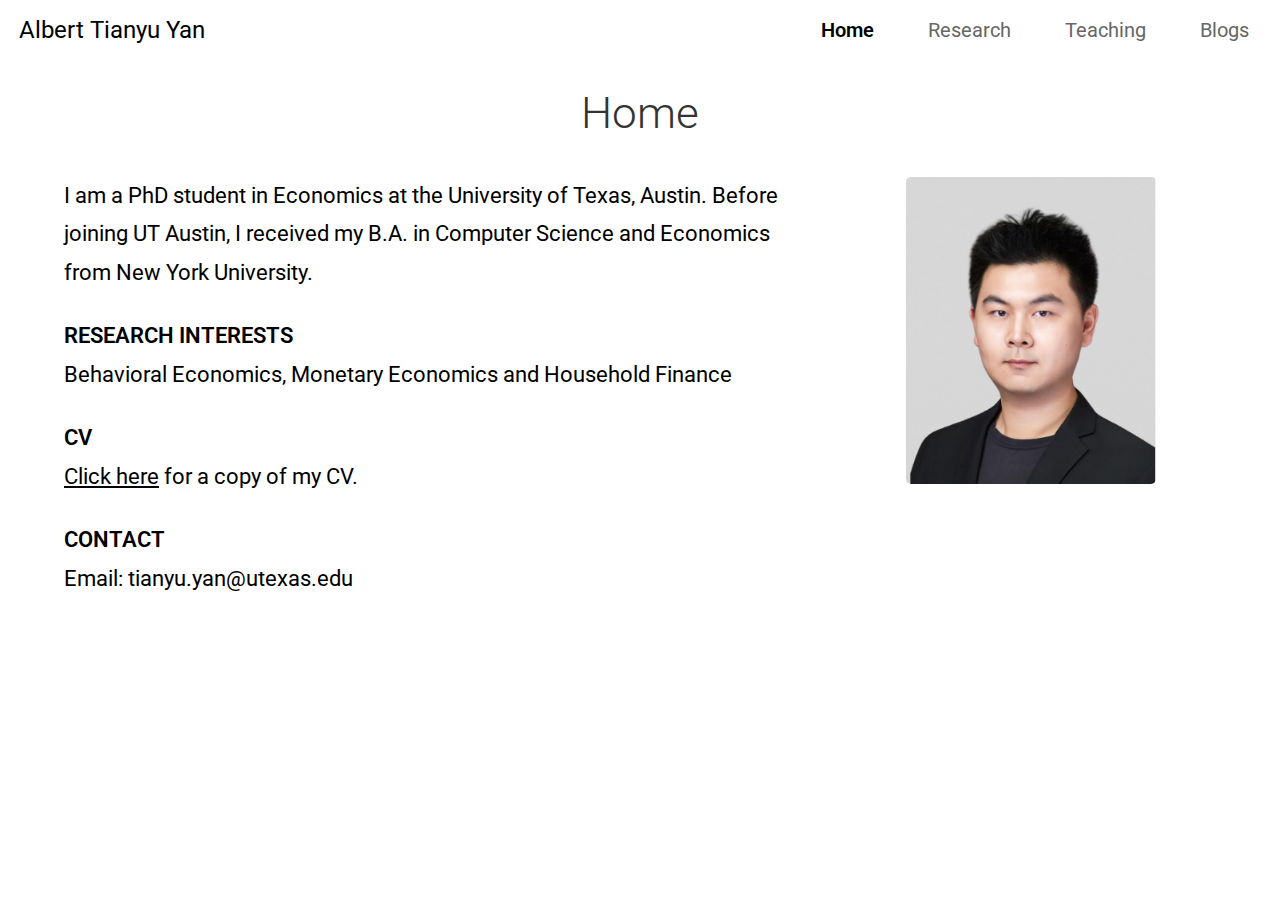
<file: index.html>
<!DOCTYPE html>
<html lang="en">
<head>
    <meta charset="UTF-8">
    <meta name="viewport" content="width=device-width, initial-scale=1.0">
    <!-- description and title are what show in search results -->
    <meta name="description" content="Albert Tianyu Yan - PhD student in Economics at the University of Texas, Austin. Learn more about me.">
    <meta name="keywords" content="Albert Yan, Tianyu, Yan, Economics, Finance, PhD, University of Texas, Austin, Research, Teaching, Blog">
    <title>Albert Yan</title>
    <link rel="stylesheet" href="styles.css">
</head>

<body>
    <header>
        <h1><a href="index.html">Albert Tianyu Yan</a></h1>
        <nav>
            <ul>
                <li class="current"><a href="index.html">Home</a></li>
                <li><a href="research.html">Research</a></li>
                <li><a href="teaching.html">Teaching</a></li>
                <li><a href="blog.html">Blogs</a></li>
            </ul>
        </nav>
    </header>


<section class="main">
    <div class="container">
        <h2>Home</h2>
        <div class="profile-container">
            <div class="profile-text">
                <p>
                I am a PhD student in Economics at the University of Texas, Austin. Before joining UT Austin, I received my B.A. in Computer Science and Economics from New York University.
                </p>
                <p>
                <strong>RESEARCH INTERESTS</strong><br>
                Behavioral Economics, Monetary Economics and Household Finance <br>
                <!-- <strong><a href="research_statement.pdf">Research Statement</a></strong> (December 2025) -->
                </p>
                
                <p>
                <strong>CV</strong><br>
                <a href="https://drive.google.com/file/d/10ALan3dw9dSdMoITfeqEgj5Hn8NKNeBR/view?usp=sharing" target="_blank">Click here</a> for a copy of my CV.<br>
                </p>
                <p>
                <strong>CONTACT</strong><br>
                Email: tianyu.yan@utexas.edu
                </p>
            </div>
            <div class="profile-photo">
                <img src="headshot_profile_photo.png" alt="Tianyu Yan, PhD student in Economics" width="250" height="300" style="object-fit: cover; border-radius: 5px;">
            </div>
        </div>
    </div>
</section>


</body>
</html>
</file>
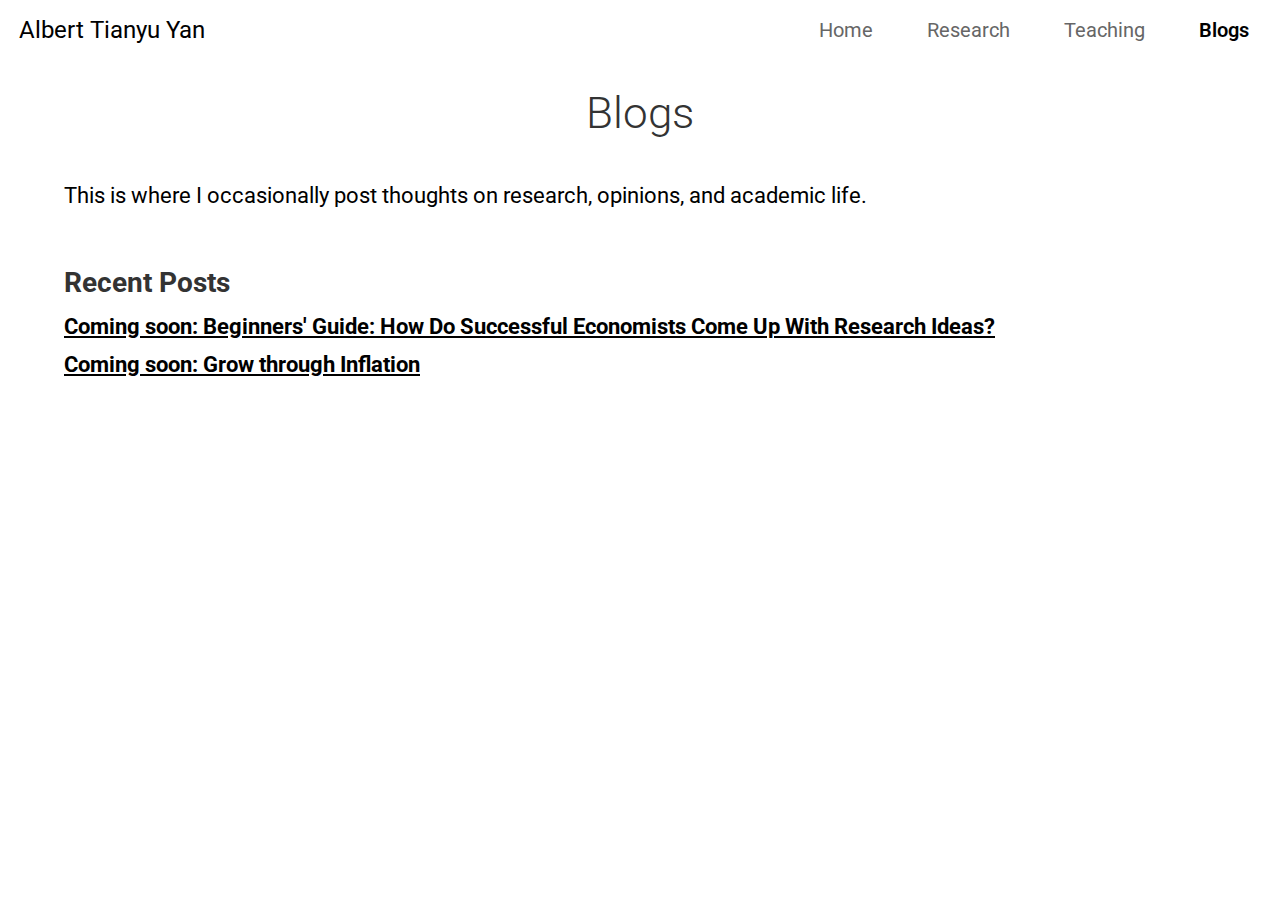
<file: blog.html>
<!DOCTYPE html>
<html lang="en">
<head>
    <meta charset="UTF-8">
    <meta name="viewport" content="width=device-width, initial-scale=1.0">
    <meta name="description" content="Albert Tianyu Yan's blog on research, innovation, and academic life.">
    <meta name="keywords" content="Albert Yan, Blog, Research, Innovation, Academic Life, Economics, Finance">
    <title>Albert Yan - Blogs</title>
    <link rel="stylesheet" href="styles.css">
</head>
<body>
    <header>
        <h1><a href="index.html">Albert Tianyu Yan</a></h1>

        <nav>
            <ul>
                <li><a href="index.html">Home</a></li>
                <li><a href="research.html">Research</a></li>
                <li><a href="teaching.html">Teaching</a></li>
                <li class="current"><a href="blog.html">Blogs</a></li>
            </ul>
        </nav>
    </header>   

    <section class="main">
        <div class="container">
            <h2>Blogs</h2>
            <p>This is where I occasionally post thoughts on research, opinions, and academic life.</p>
            
            <h3>Recent Posts</h3>
            <ul>
                <li>
                    <strong><a href="#">Coming soon: Beginners' Guide: How Do Successful Economists Come Up
                    With Research Ideas?</a></strong> 
                </li>
                <li>
                    <strong><a href="#">Coming soon: Grow through Inflation</a></strong>
                <!-- Add more blog entries as needed -->
                </li>
            </ul>
        </div>
    </section>

<script>
document.addEventListener('DOMContentLoaded', function() {
    const hamburger = document.querySelector('.hamburger');
    const nav = document.querySelector('nav');
    
    hamburger.addEventListener('click', function() {
        hamburger.classList.toggle('active');
        nav.classList.toggle('active');
    });
    
    // Close menu when clicking on nav links
    const navLinks = document.querySelectorAll('nav a');
    navLinks.forEach(link => {
        link.addEventListener('click', function() {
            hamburger.classList.remove('active');
            nav.classList.remove('active');
        });
    });
});
</script>

</body>
</html>
</file>
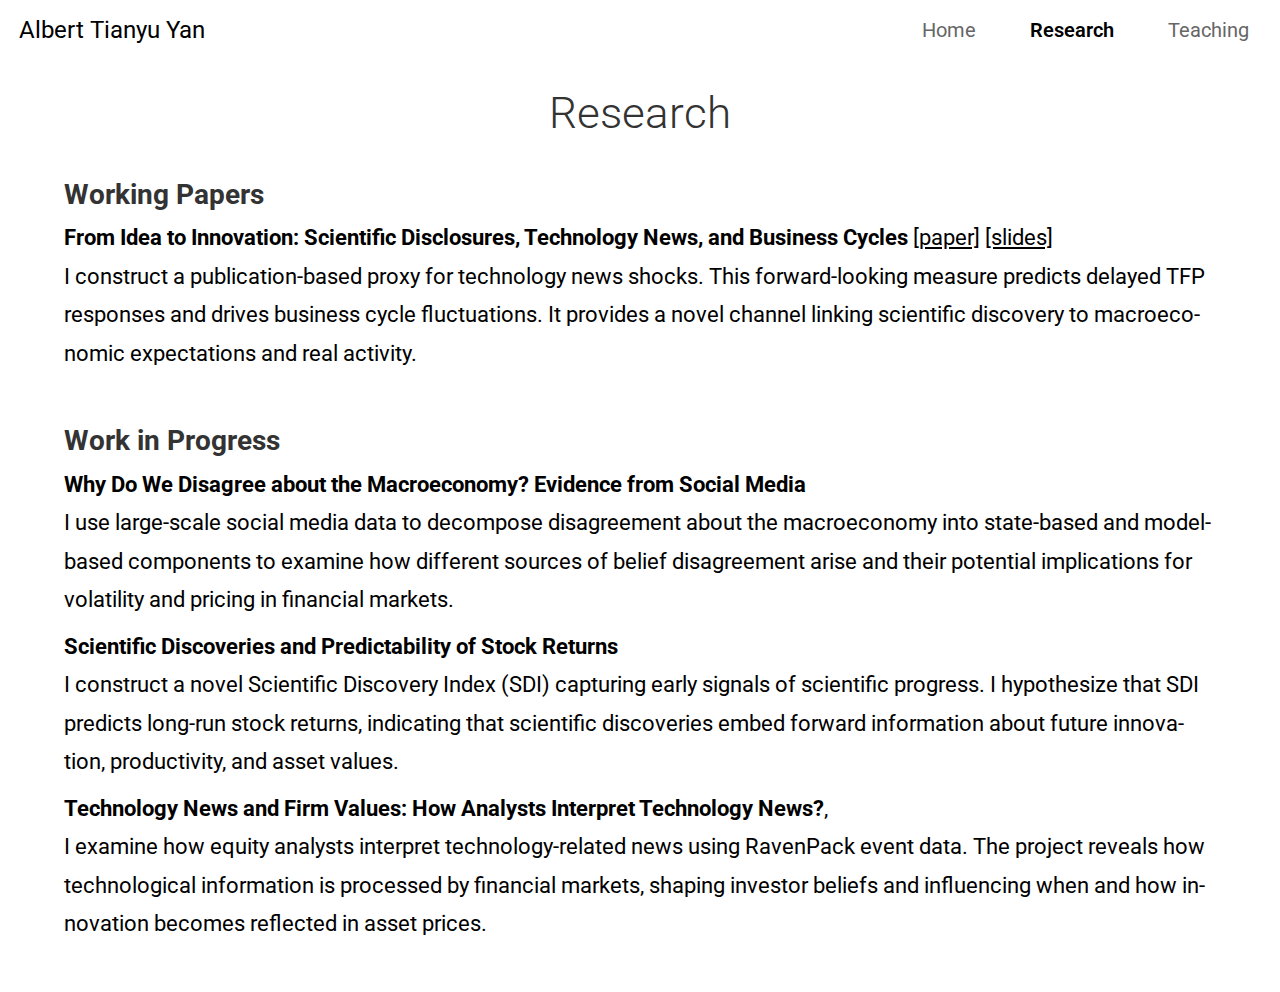
<file: research.html>
<!DOCTYPE html>
<html lang="en">
<head>
    <meta charset="UTF-8">
    <meta name="viewport" content="width=device-width, initial-scale=1.0">
    <meta name="description" content="Learn about Albert Tianyu Yan's research in economics and finance, including working papers, and working in progress projects.">
    <meta name="keywords" content="Albert Yan, Economics, Finance, PhD, University of Texas, Austin, Research, Working Papers, Publications, Projects">
    <title>Albert Yan - Research</title>
    <link rel="stylesheet" href="styles.css">
</head>
<body>
    <header>
        <h1><a href="index.html">Albert Tianyu Yan</a></h1>
        <nav>
            <ul>
                <li><a href="index.html">Home</a></li>
                <li class="current"><a href="research.html">Research</a></li>
                <li><a href="teaching.html">Teaching</a></li>
                <!-- <li><a href="blog.html">Blogs</a></li> -->
            </ul>
        </nav>
    </header>   

    <section class="main">
        <div class="container">
            <h2>Research</h2>
            
            <h3>Working Papers</h3>
            <ul>
                <li style="margin-bottom: 8px;">
                    <strong>From Idea to Innovation: Scientific Disclosures, Technology News, and Business Cycles</a></strong>
                    <a href = "https://drive.google.com/file/d/1zhGInXGiIZzKk8Yj45CQ2LOjiRpEFWrs/view?usp=sharing" target="_blank">[paper]</a> <a href="https://drive.google.com/file/d/1O_otqElO50w8891acQa2hP6CuDYE6SCY/view?usp=sharing" target="_blank">[slides]</a> 
                    <p>
                    I construct a publication-based proxy for technology news shocks. This forward-looking measure predicts delayed TFP responses and drives business cycle fluctuations. It provides a novel channel linking scientific discovery to macroeconomic expectations and real activity.
                    </p>
                </li>
            </ul>

            <h3>Work in Progress</h3>
            <ul>
                <li style="margin-bottom: 8px;">
                    <strong>Why Do We Disagree about the Macroeconomy? Evidence from Social Media</a></strong>
                    <p>
                    I use large-scale social media data to decompose disagreement about the macroeconomy into
                    state-based and model-based components to examine how different sources of belief disagreement
                    arise and their potential implications for volatility and pricing in financial markets.
                    </p>        
                </li>
                <li style="margin-bottom: 8px;">
                    <strong>Scientific Discoveries and Predictability of Stock Returns</a></strong>
                    <p>
                     I construct a novel Scientific Discovery Index (SDI) capturing early signals of scientific progress.
                     I hypothesize that SDI predicts long-run stock returns, indicating that scientific discoveries
                     embed forward information about future innovation, productivity, and asset values.
                    </p>
                     
                </li>
                <li style="margin-bottom: 8px;">
                    <strong>Technology News and Firm Values: How Analysts Interpret Technology News?</a></strong>,
                    <p>
                        I examine how equity analysts interpret technology-related news using RavenPack event data.
                        The project reveals how technological information is processed by financial markets, shaping
                        investor beliefs and influencing when and how innovation becomes reflected in asset prices.
                    </p>
                </li>
            </ul>
        </div>
    </section>

<script>
document.addEventListener('DOMContentLoaded', function() {
    const hamburger = document.querySelector('.hamburger');
    const nav = document.querySelector('nav');
    
    hamburger.addEventListener('click', function() {
        hamburger.classList.toggle('active');
        nav.classList.toggle('active');
    });
    
    // Close menu when clicking on nav links
    const navLinks = document.querySelectorAll('nav a');
    navLinks.forEach(link => {
        link.addEventListener('click', function() {
            hamburger.classList.remove('active');
            nav.classList.remove('active');
        });
    });
});
</script>

</body>
</html>
</file>
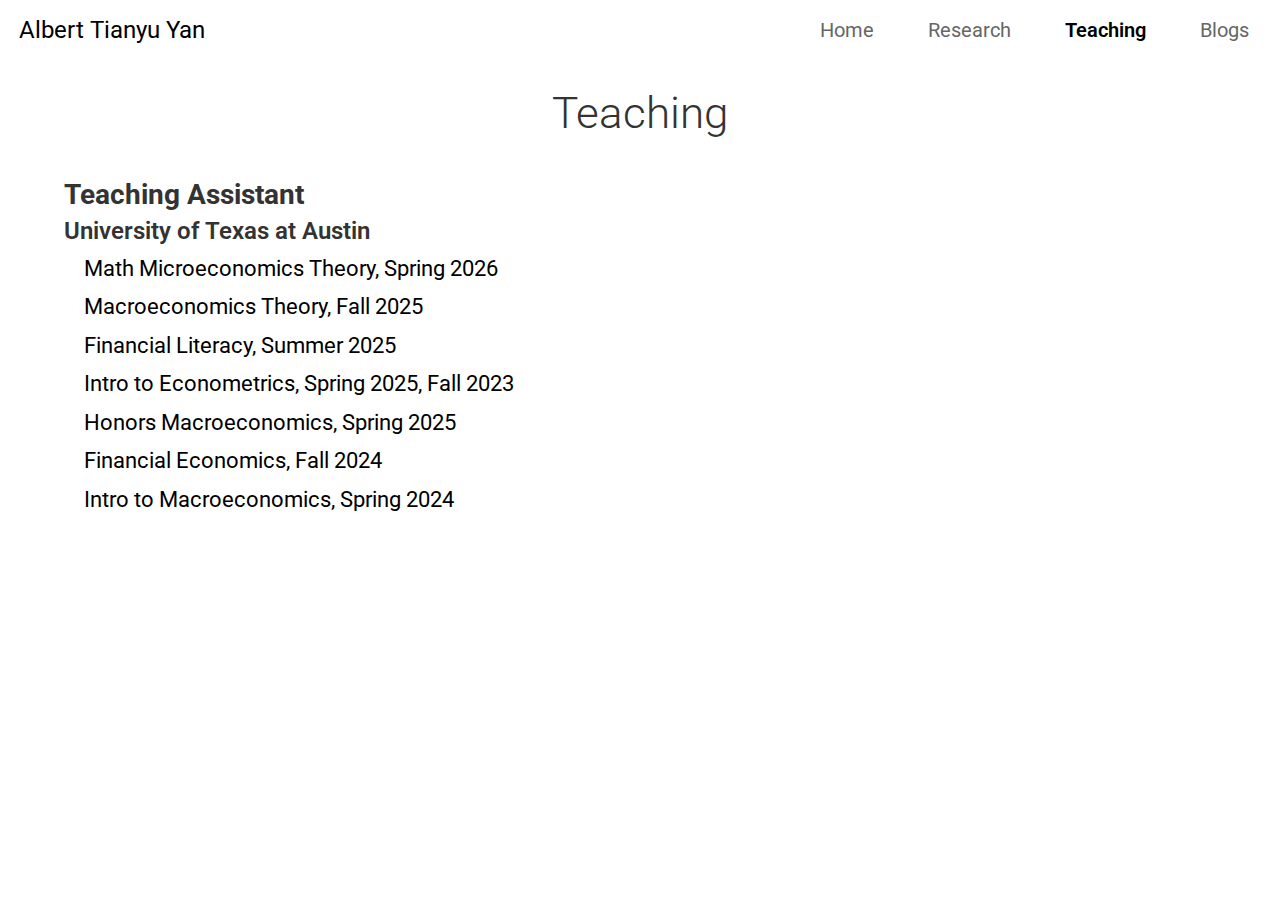
<file: teaching.html>
<!DOCTYPE html>
<html lang="en">
<head>
    <meta charset="UTF-8">
    <meta name="viewport" content="width=device-width, initial-scale=1.0">
    <meta name="description" content="Albert Tianyu Yan - Teaching experience and courses taught">
    <meta name="keywords" content="Albert Yan, Teaching, Economics, Finance, PhD, University of Texas, Austin">
    <title>Albert Yan - Teaching</title>
    <link rel="stylesheet" href="styles.css">
</head>
<body>
    <header>
        <h1><a href="index.html">Albert Tianyu Yan</a></h1>
        <nav>
            <ul>
                <li><a href="index.html">Home</a></li>
                <li><a href="research.html">Research</a></li>
                <li class="current"><a href="teaching.html">Teaching</a></li>
                <li><a href="blog.html">Blogs</a></li>
            </ul>
        </nav>
    </header>   

    <section class="main">
        <div class="container">
            <h2>Teaching</h2>
            <h3>Teaching Assistant</h3>
            <h4>University of Texas at Austin</h4>
        
            <ul>    
                <li>
                    Math Microeconomics Theory, Spring 2026
                </li>
                <li>
                    Macroeconomics Theory, Fall 2025
                </li>
                <li>
                    Financial Literacy, Summer 2025
                </li>
                <li>
                    Intro to Econometrics, Spring 2025, Fall 2023
                </li>
                <li>
                     Honors Macroeconomics, Spring 2025
                </li>
                <li>
                    Financial Economics, Fall 2024
                </li>
                <li>
                    Intro to Macroeconomics, Spring 2024
                </li>
            </ul>
        </div>
    </section>
</body>
</html>
</file>
<file: styles.css>
@import url('https://fonts.googleapis.com/css2?family=Roboto:wght@400;700&display=swap');

:root {
    --clr-text-primary: #000;
    --clr-text-secondary: #333;
    --clr-text-muted: #666;
    --content-font-size: clamp(18px, 2.2vw, 22px);
    --content-line-height: 1.75;
}

/* Ensure consistent box model */
* {
    margin: 0;
    padding: 0;
    box-sizing: border-box;
}

/* Add universal box-sizing reset (including pseudo-elements) */
*, *::before, *::after {
  box-sizing: border-box;
}

/* Add vendor prefixes for compatibility */
html {
    scroll-behavior: smooth;
    -webkit-text-size-adjust: 100%;
    -ms-text-size-adjust: 100%;
}

body {
    font-family: 'Roboto', sans-serif;
    line-height: 1.6em;
    color: var(--clr-text-primary);
    background-color: #fff;
    margin: 0;
    padding: 0;
    min-height: 100vh;
    -webkit-font-smoothing: antialiased;
    -moz-osx-font-smoothing: grayscale;
    text-rendering: optimizeLegibility;
}

/* Ensure responsive images */
img {
    max-width: 100%;
    height: auto;
    display: block;
}

/* Improved link accessibility */
a {
    transition: color 0.3s ease, background-color 0.3s ease;
    -webkit-tap-highlight-color: rgba(0, 0, 0, 0.1);
}

a:focus {
    outline: 2px solid #007acc;
    outline-offset: 2px;
}

h2 {
    text-align: center;
    font-size: clamp(24px, 5vw, 44px);
    font-weight: 300;
    margin-bottom: clamp(25px, 5vw, 50px);
    color: var(--clr-text-secondary);
}

h3 {
    margin-bottom: 12px;
    margin-top: clamp(40px, 5vw, 55px);
    color: var(--clr-text-secondary);
    font-size: clamp(18px, 2.5vw, 22px);
}

h4 {
    margin-bottom: 5px;
    color: var(--clr-text-secondary);
    font-size: clamp(16px, 2.2vw, 20px);
    font-weight: 600;
}

/* Teaching page - indent course lists under h4 */
h4 + ul {
    margin-left: 20px;
}

/* Ensure consistent list styles */
ol, ul {
    list-style: none;
}

/* Add hyphenation for better word wrapping */
ol li, ul li {
    font-size: var(--content-font-size);
    line-height: var(--content-line-height);
    word-wrap: break-word;
    overflow-wrap: break-word;
    hyphens: auto;
    -webkit-hyphens: auto;
    -ms-hyphens: auto;
}

ol li p, ul li p {
    font-size: var(--content-font-size);
    line-height: var(--content-line-height);
    color: var(--clr-text-primary);
    margin-top: 0px;
    word-wrap: break-word;
    overflow-wrap: break-word;
    hyphens: auto;
}



ol li strong, ul li strong {
    font-size: var(--content-font-size);
    line-height: var(--content-line-height);
    color: var(--clr-text-primary);
}

/* Research page links */
ol li a, ul li a {
    color: var(--clr-text-primary);
    text-decoration: underline;
}

ol li a:hover, ul li a:hover {
    color: var(--clr-text-muted);
}

/* Header styles */
header {
    display: flex;
    justify-content: space-between;
    align-items: center;
    padding: 5px 0;
    border-bottom: none;
    width: 97%;
    margin: 0 auto;
}

header h1 {
    font-size: clamp(18px, 2.5vw, 24px);
    font-weight: 400;
    color: var(--clr-text-primary);
}

header h1 a {
    text-decoration: none;
    color: var(--clr-text-primary);
}

header h1 a:hover {
    color: var(--clr-text-muted);
}

/* Navigation styles */
nav ul {
    list-style: none;
    display: flex;
    gap: clamp(15px, 3vw, 30px);
    align-items: center;
}

nav ul li a {
    text-decoration: none;
    color: var(--clr-text-muted);
    font-size: clamp(16px, 2vw, 20px);
    transition: color 0.3s ease;
    padding: clamp(6px, 1vw, 8px) clamp(8px, 1.5vw, 12px);
    border-radius: 4px;
    display: flex;
    align-items: center;
    justify-content: center;
    min-height: 44px;
}

nav ul li a:hover,
nav ul li a:focus {
    color: var(--clr-text-secondary);
    background-color: rgba(0, 0, 0, 0.05);
}

nav ul li.current a {
    color: var(--clr-text-primary);
    font-weight: 600;
}



/* Main content styles */
.main {
    padding: clamp(20px, 4vw, 40px) 0;
}

.container {
    width: clamp(300px, 90vw, 1200px);
    max-width: 100%;
    margin: 0 auto;
}

/* Profile container */
.profile-container {
    display: flex;
    gap: clamp(25px, 4vw, 40px);
    align-items: flex-start;
    text-align: left;
}

.profile-text {
    flex: 2;
    line-height: 1.8em;
    text-align: left;
}

.profile-text p {
    margin-bottom: clamp(15px, 2.5vw, 25px);
    color: var(--clr-text-primary);
    font-size: var(--content-font-size);
    line-height: var(--content-line-height);
}

.profile-text strong {
    color: var(--clr-text-primary);
    font-size: var(--content-font-size);
    line-height: var(--content-line-height);
    font-weight: 600;
    display: inline;
    margin-bottom: 2px;
}

.profile-text a {
    color: var(--clr-text-primary);
    text-decoration: underline;
    font-size: var(--content-font-size);
    line-height: var(--content-line-height);
}

.profile-text a:hover {
    color: var(--clr-text-muted);
}

/* Keep top-level page paragraph text consistent with list/body text */
.container > p {
    font-size: var(--content-font-size);
    line-height: var(--content-line-height);
}

h3 {
    font-size: clamp(22px, 2.9vw, 28px);
}

h4 {
    font-size: clamp(20px, 2.6vw, 24px);
}

/* Profile photo */
.profile-photo {
    flex: 1;
    display: flex;
    justify-content: center;
}

.profile-photo img {
    max-width: 100%;
    height: auto;
    object-fit: cover;
    border-radius: 8px;
}



/* Responsive design */
/* Tablet styles */
@media (max-width: 1024px) {
    .container {
        width: 85%;
    }
    
    .profile-container {
        gap: 30px;
    }
    
    .profile-photo img {
        width: 220px;
        height: 270px;
    }
}

/* Mobile landscape and small tablets */
@media (max-width: 768px) {
    body {
        padding: 0 15px;
    }
    
    header {
        flex-direction: column;
        gap: 15px;
        text-align: center;
        width: 100%;
        padding: 10px 0;
    }
    
    nav ul {
        gap: 10px;
        flex-wrap: wrap;
        justify-content: center;
    }
    
    nav ul li a {
        font-size: 18px;
        padding: 10px 15px;
        min-height: 48px;
    }
    
    .container {
        width: 95%;
        padding: 0 10px;
    }
    
    .main {
        padding: 20px 0;
    }
    
    h2 {
        font-size: 32px;
        margin-bottom: 30px;
    }
    
    h3 {
        font-size: 20px;
        margin-top: 25px;
    }
    
    h4 {
        font-size: 18px;
    }
    
    .profile-container {
        flex-direction: column;
        gap: 25px;
        text-align: center;
    }
    
    .profile-text p {
        margin-bottom: 20px;
    }
    
    .profile-photo {
        align-self: center;
        justify-content: center;
        width: 100%;
    }
    
    .profile-photo img {
        width: 200px;
        height: 240px;
        margin: 0 auto;
    }
    
    h4 + ul {
        margin-left: 10px;
    }
    
    ol li p, ul li p {
        word-break: break-word;
        overflow-wrap: break-word;
        hyphens: auto;
        -webkit-hyphens: auto;
        -ms-hyphens: auto;
    }
}

/* Mobile portrait */
@media (max-width: 480px) {
    body {
        padding: 0 10px;
    }
    
    header {
        padding: 15px 0;
    }
    
    header h1 {
        font-size: 20px;
    }
    
    nav ul {
        gap: 5px;
    }
    
    nav ul li a {
        font-size: 16px;
        padding: 8px 12px;
        min-height: 44px;
    }
    
    .container {
        width: 100%;
        padding: 0 5px;
    }
    
    .main {
        padding: 15px 0;
    }
    
    h2 {
        font-size: 28px;
        margin-bottom: 25px;
    }
    
    h3 {
        font-size: 18px;
        margin-top: 20px;
    }
    
    h4 {
        font-size: 16px;
    }
    
    .profile-container {
        gap: 20px;
    }
    
    .profile-text p {
        margin-bottom: 15px;
    }
    
    .profile-photo img {
        width: 180px;
        height: 216px;
    }
    
    ol li, ul li {
        margin-bottom: 5px;
    }
    
    ol li p, ul li p {
        margin-top: 3px;
    }
    
}

/* Very small mobile screens */
@media (max-width: 320px) {
    header h1 {
        font-size: 18px;
    }
    
    nav ul li a {
        font-size: 14px;
        padding: 6px 8px;
    }
    
    h2 {
        font-size: 24px;
    }
    
    .profile-photo img {
        width: 160px;
        height: 192px;
    }
}
</file>
